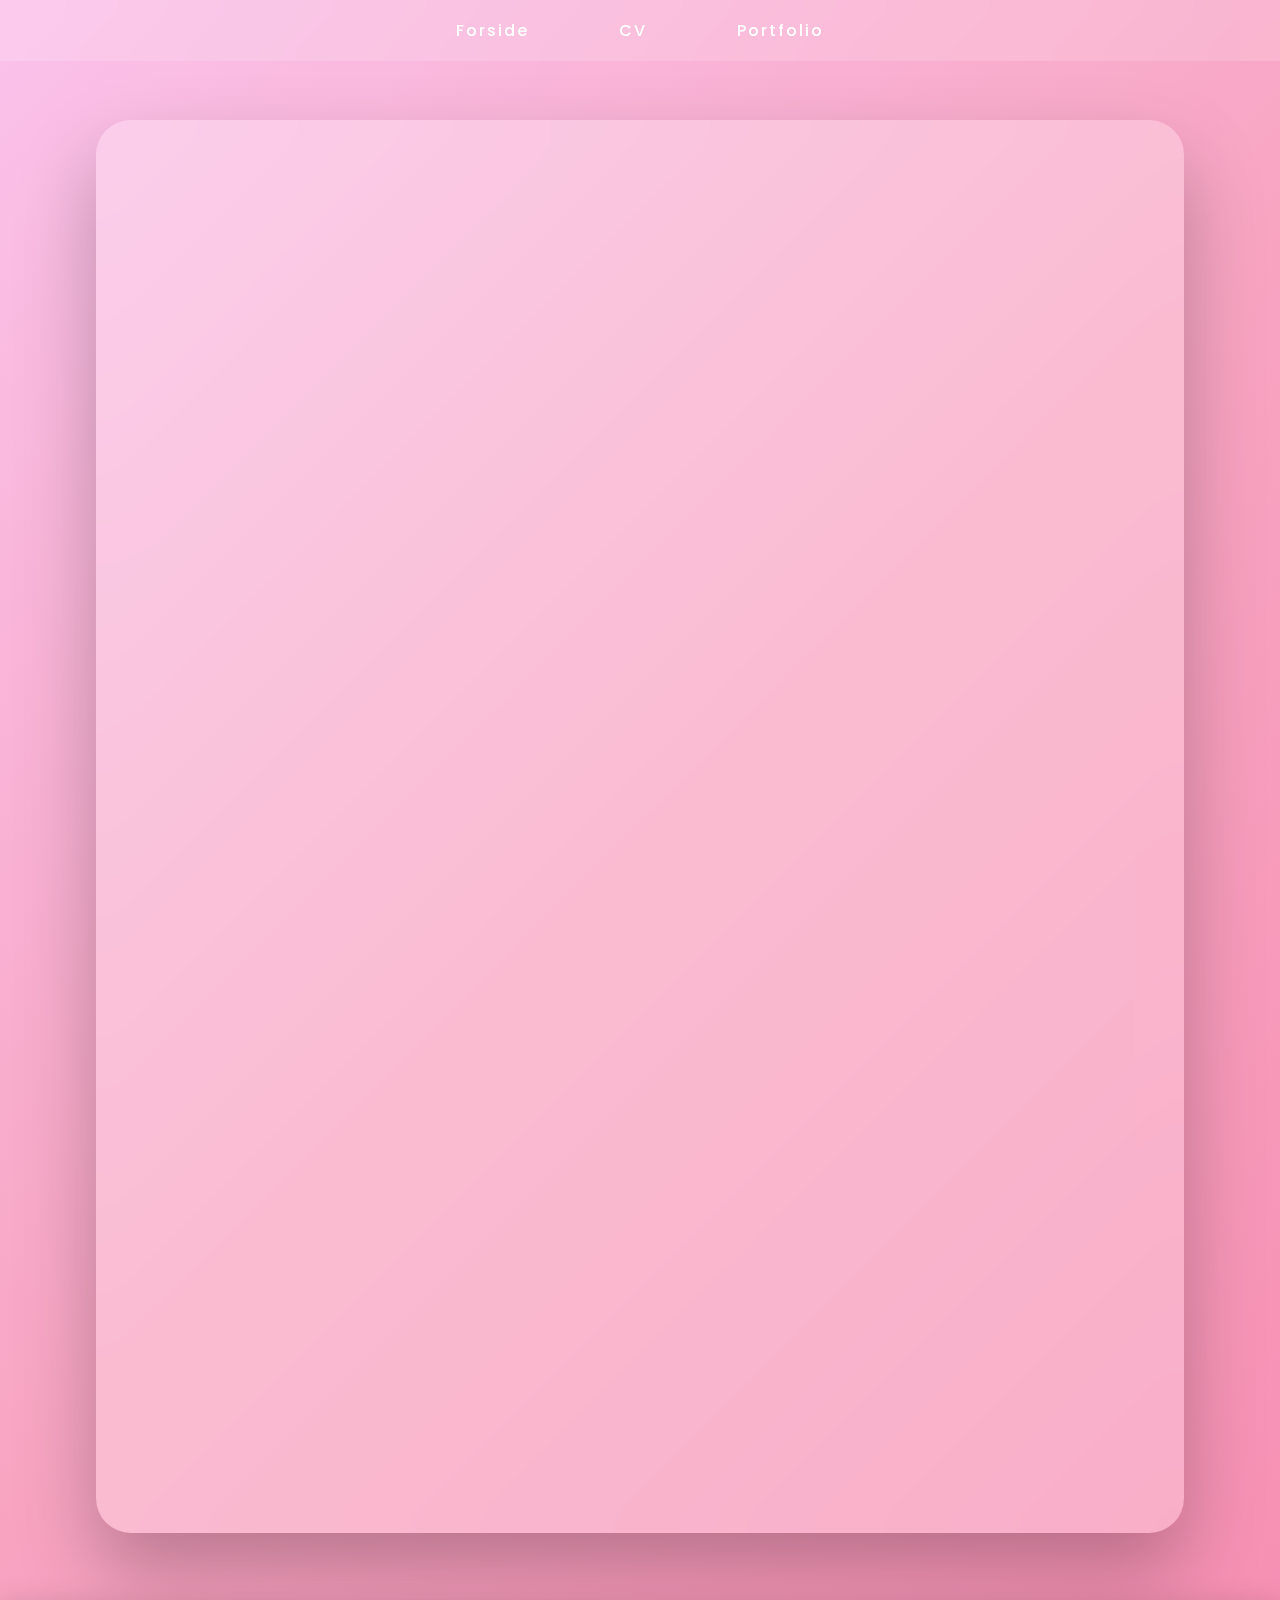
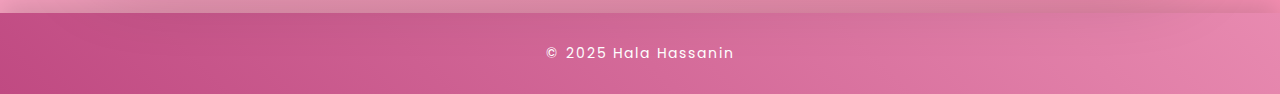
<file: index.html>
<!DOCTYPE html>
<html lang="da">
<head>
    <meta charset="UTF-8">
    <title>Forside - Hala Hassanin</title>
    <link rel="stylesheet" href="styles.css">
</head>
<body>

<nav class="navbar">
    <ul>
        <li><a href="index.html">Forside</a></li>
        <li><a href="cv.html">CV</a></li>
        <li><a href="portfolio.html">Portfolio</a></li>
    </ul>
</nav>

<div class="cv-container">

    <div class="section" style="text-align: center;">
        <h1 style="font-size: 38px; letter-spacing: 6px; color: #c04a82;">
            HALA HASSANIN
        </h1>
    <div style="display: flex; justify-content: center; gap: 40px; margin-top: 30px; flex-wrap: wrap;">

    <img src="images/hala.jpg" 
         style="width: 220px; border-radius: 20px; box-shadow: 0 10px 25px rgba(0,0,0,0.15);">

    <img src="images/img_5217.jpg" 
         style="width: 220px; border-radius: 20px; box-shadow: 0 10px 25px rgba(0,0,0,0.15);">

</div>


        <p style="font-size: 18px; margin-top: 10px; color: #555;">
            Personlig profil • Professionel udvikling 
        </p>
    </div>

    <div class="section">
        <h2>Om Mig</h2>
       <p>
Jeg har over ét års erfaring fra kundeservice hos The Call Company, hvor jeg har arbejdet med forskellige kampagner for blandt andet Audionova, Dekra og Pilorom. Gennem dette arbejde har jeg opbygget stærke kommunikative kompetencer og stor erfaring med professionel kundedialog, behovsafdækning og håndtering af forskellige typer henvendelser.
</p>

<p>
Derudover har jeg arbejdet hos H&M fra juli 2023 til september 2024, hvor jeg har haft ansvar for kundeservice, vareopfyldning og butikspræsentation i et travlt og dynamisk miljø. Her har jeg udviklet min evne til at arbejde struktureret, samarbejde effektivt og skabe positive kundeoplevelser.
</p>

<p>
Jeg har også erfaring fra Normal, hvor jeg har haft daglig fysisk kundekontakt. Her har jeg styrket min evne til at yde service ansigt-til-ansigt, håndtere forskellige problemstillinger og bevare overblik i pressede situationer. Samlet set har min erfaring gjort mig tryg ved både telefonisk og personlig kundekommunikation.
</p>

        <p>
            Denne hjemmeside fungerer som en præsentation af min baggrund, mine kompetencer 
            og mine fremtidige ambitioner.
        </p>
    </div>

    <div class="section">
        <h2>Mit Fokus</h2>
        <ul>
            <li>Professionel kundekommunikation – både telefonisk og fysisk</li>
            <li>Stærke relations- og samarbejdsevner</li>
            <li>Problemløsning og håndtering af forskellige kundetyper</li>
            <li>Ansvarlighed, struktur og kvalitetsbevidsthed</li>
            <li>Kontinuerlig faglig og personlig udvikling</li>
        </ul>

    </div>

</div>


</body>

<footer class="footer">
    © 2025 Hala Hassanin
</footer>

</html>
</file>
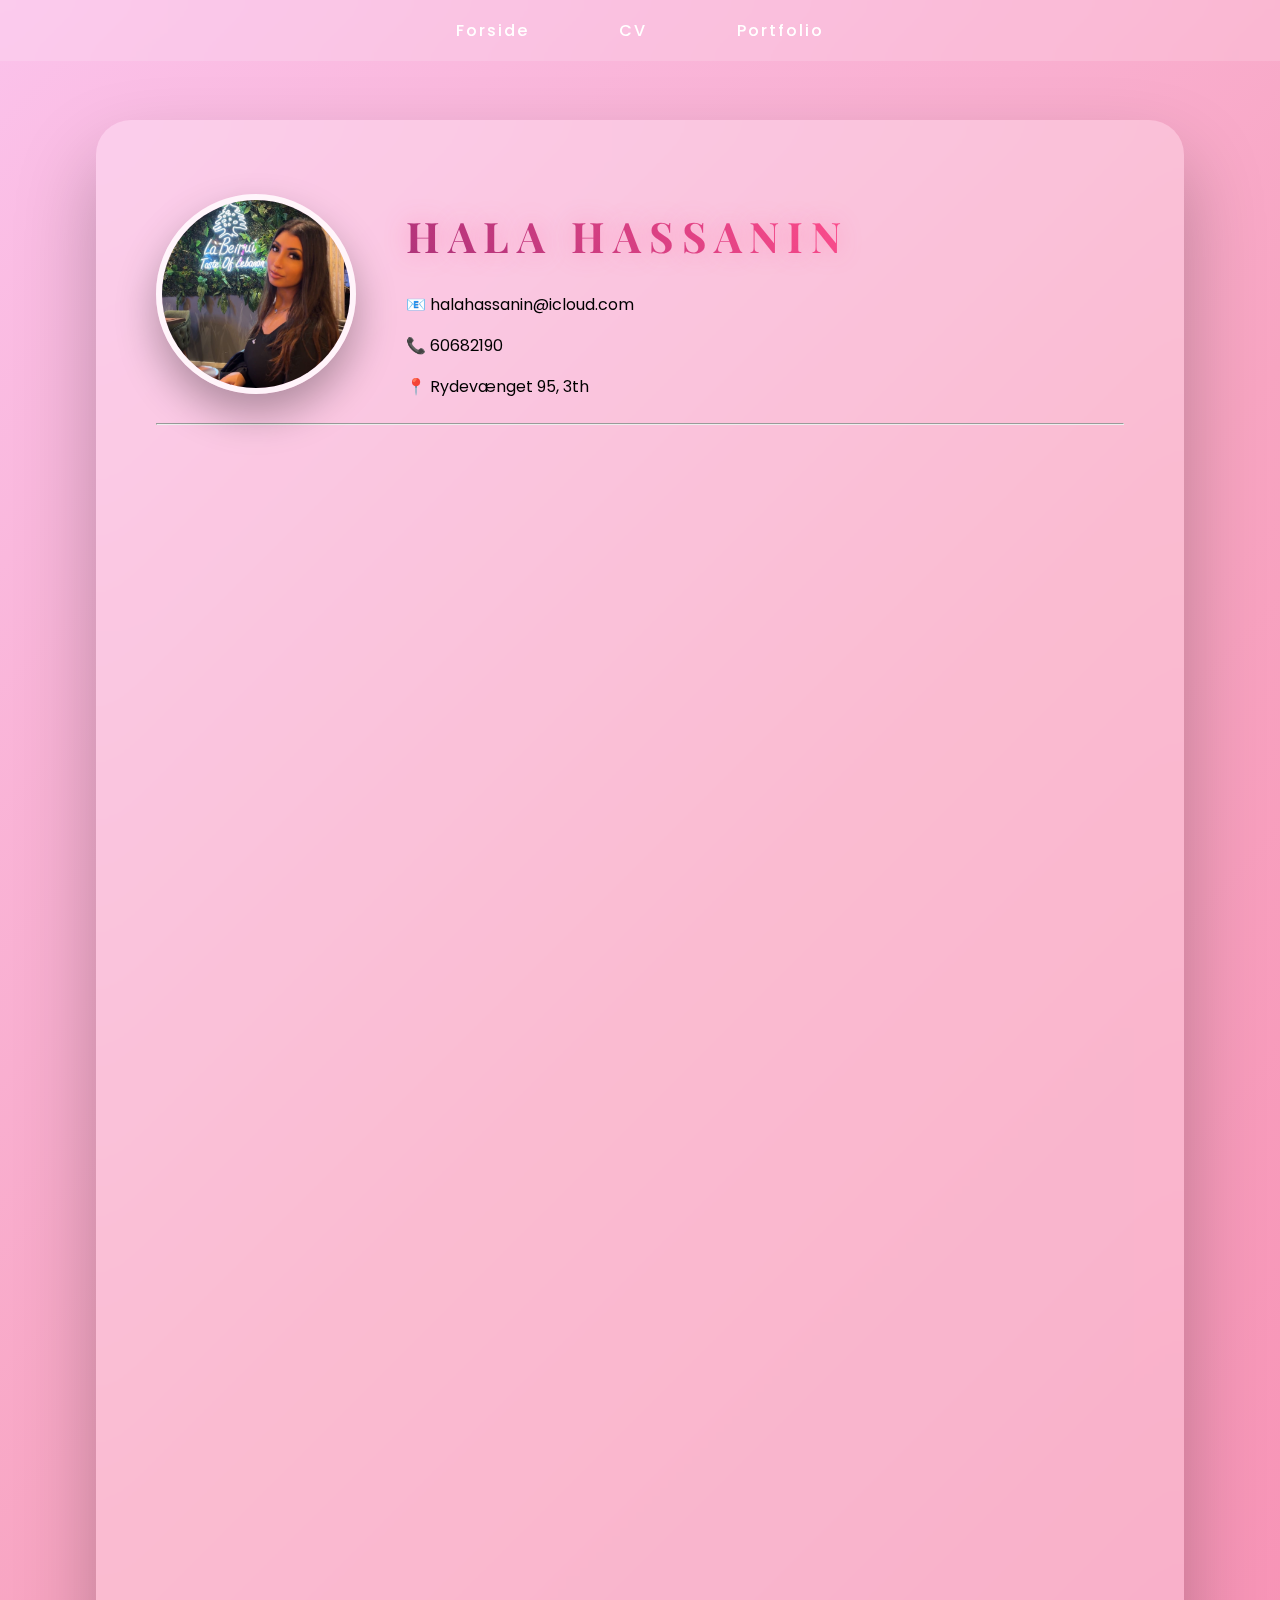
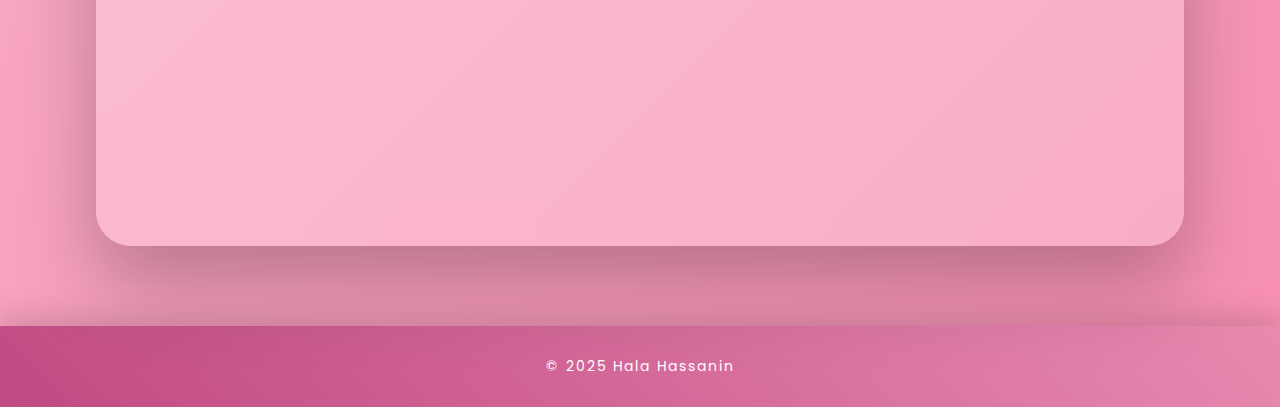
<file: cv.html>
<!DOCTYPE html>
<html lang="da">
<head>
    <meta charset="UTF-8">
    <title>CV - Hala Hassanin</title>
    <link rel="stylesheet" href="styles.css">
</head>
<body>

<nav class="navbar">
    <ul>
        <li><a href="index.html">Forside</a></li>
        <li><a href="cv.html">CV</a></li>
        <li><a href="portfolio.html">Portfolio</a></li>
    </ul>
</nav>

<div class="cv-container">

    <div class="header">
        <div class="profile-img">
            <img src="images/hala.jpg" alt="Hala Hassanin">
        </div>

        <div class="header-info">
            <h1>HALA HASSANIN</h1>

            <div class="contact">
                <p>📧 halahassanin@icloud.com</p>
                <p>📞 60682190</p>
                <p>📍 Rydevænget 95, 3th</p>
            </div>
        </div>
    </div>

    <hr>

    <div class="section">
        <h2>Profil</h2>
        <p>
            Jeg er en engageret og ansvarsbevidst 19-årig med en naturlig interesse for arbejdet med mennesker – særligt børn og unge. 
            Jeg motiveres af at skabe trygge og inkluderende rammer, hvor trivsel, udvikling og relationer er i fokus. 
            Med en positiv tilgang og stærke kommunikative evner arbejder jeg målrettet for at bidrage til et professionelt og omsorgsfuldt miljø.
        </p>
    </div>

    <div class="section">
        <h2>Uddannelse</h2>
        <p><strong>HF – Aarhus Akademi (2022–2024)</strong></p>
        <p>
            Gennemført HF med fokus på faglig udvikling, ansvarlighed og samarbejde. 
            Uddannelsen har styrket mine analytiske evner samt min evne til at arbejde selvstændigt og struktureret.
        </p>
    </div>

    <div class="section">
        <h2>Erhvervserfaring</h2>

        <h3>The Call Company – Kundeservicemedarbejder</h3>
        <p>
            Over ét års erfaring med professionel kundedialog gennem forskellige kampagner,
            herunder Audionova, Dekra og Pilorom. Har arbejdet målrettet med behovsafdækning,
            rådgivning og håndtering af forskellige kundetyper. Gennem arbejdet har jeg
            opbygget stærke kommunikative kompetencer, høj serviceforståelse samt evnen til
            at arbejde struktureret og resultatorienteret i et tempofyldt miljø.
        </p>

        <h3>Detailbranchen – Salgsassistent</h3>
        <p>
            Erfaring med daglig fysisk kundekontakt, hvor jeg har ydet service,
            vejledning og håndteret forskellige problemstillinger i butikken.
            Har udviklet stærke samarbejdsevner, fleksibilitet og evnen til at bevare
            overblik og professionalisme – også i travle situationer.
    </div>

    <div class="section">
        <h2>Kompetencer</h2>
        <ul>
            <li>Professionel og empatisk kommunikation</li>
            <li>Relationsskabelse og samarbejdsevner</li>
            <li>Ansvarsbevidst og stabil</li>
            <li>Struktureret og detaljeorienteret</li>
            <li>Konflikthåndtering og problemløsning</li>
            <li>Fleksibel og omstillingsparat</li>
        </ul>
    </div>

    <div class="section">
        <h2>Karrieremål</h2>
        <p>
            Mit mål er fortsat at udvikle mine kompetencer inden for kundeservice, kommunikation
            og relationsopbygning i en professionel sammenhæng. Jeg ønsker at arbejde i et
            miljø, hvor kvalitet, ansvarlighed og samarbejde er i fokus, og hvor jeg kan
            bidrage med engagement, struktur og en stærk serviceforståelse.
        </p>
    </div>

</div>

</body>

<footer class="footer">
    © 2025 Hala Hassanin
</footer>

</html>
</file>
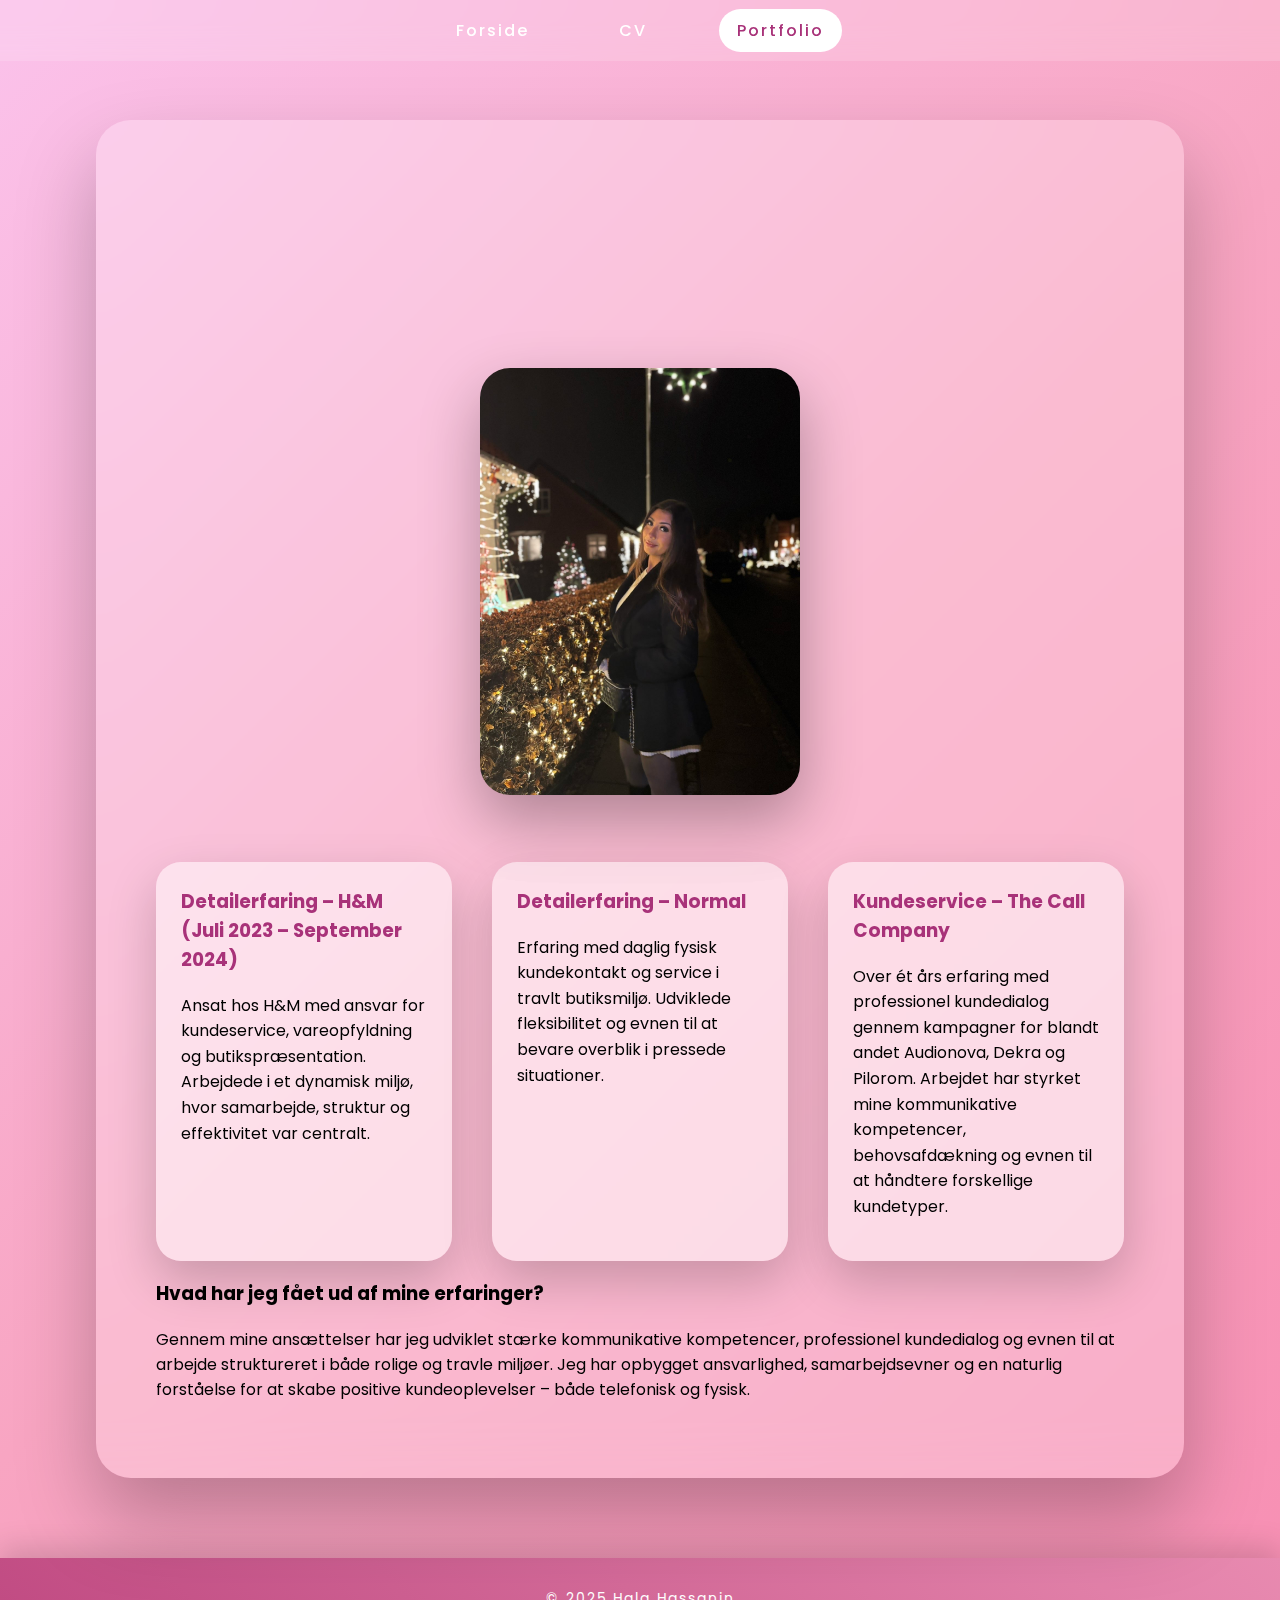
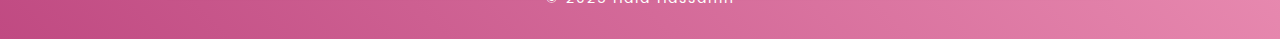
<file: portfolio.html>
<!DOCTYPE html>
<html lang="da">
<head>
    <meta charset="UTF-8">
    <meta name="viewport" content="width=device-width, initial-scale=1.0">
    <title>Portfolio - Hala Hassanin</title>
    <link rel="stylesheet" href="styles.css">
</head>

<body>

<nav class="navbar">
    <ul>
        <li><a href="index.html">Forside</a></li>
        <li><a href="cv.html">CV</a></li>
        <li><a href="portfolio.html" class="active">Portfolio</a></li>
    </ul>
</nav>

<div class="cv-container">

    <!-- Titel -->
    <div class="section" style="text-align: center;">
        <h1 style="letter-spacing: 8px;">PORTFOLIO</h1>
        <p style="opacity: 0.8; margin-top: 10px;">
            Professionel erfaring og udvikling
        </p>
    </div>

    <!-- STORT BILLEDE ØVERST -->
    <div style="text-align: center; margin-top: 40px;">
        <img src="images/img_5215.jpg"
             style="width: 320px; border-radius: 30px;
                    box-shadow: 0 25px 60px rgba(0,0,0,0.3);
                    transition: 0.4s ease;">
    </div>

    <!-- 3 ARBEJDSPLADSER -->
    <div class="portfolio-grid">

        <div class="portfolio-card">
            <div class="card-content">
                <h3>Detailerfaring – H&M (Juli 2023 – September 2024)</h3>
                <p>
                    Ansat hos H&M med ansvar for kundeservice, vareopfyldning
                    og butikspræsentation. Arbejdede i et dynamisk miljø,
                    hvor samarbejde, struktur og effektivitet var centralt.
                </p>
            </div>
        </div>

        <div class="portfolio-card">
            <div class="card-content">
                <h3>Detailerfaring – Normal</h3>
                <p>
                    Erfaring med daglig fysisk kundekontakt og service i
                    travlt butiksmiljø. Udviklede fleksibilitet og evnen
                    til at bevare overblik i pressede situationer.
                </p>
            </div>
        </div>

        <div class="portfolio-card">
            <div class="card-content">
                <h3>Kundeservice – The Call Company</h3>
                <p>
                    Over ét års erfaring med professionel kundedialog gennem
                    kampagner for blandt andet Audionova, Dekra og Pilorom.
                    Arbejdet har styrket mine kommunikative kompetencer,
                    behovsafdækning og evnen til at håndtere forskellige kundetyper.
                </p>
            </div>
        </div>

    </div>

    <!-- SAMMENFATNING -->
    <div class="experience-summary">
        <h3>Hvad har jeg fået ud af mine erfaringer?</h3>
        <p>
            Gennem mine ansættelser har jeg udviklet stærke kommunikative
            kompetencer, professionel kundedialog og evnen til at arbejde
            struktureret i både rolige og travle miljøer. Jeg har opbygget
            ansvarlighed, samarbejdsevner og en naturlig forståelse for
            at skabe positive kundeoplevelser – både telefonisk og fysisk.
        </p>
    </div>

</div>

<footer class="footer">
    © 2025 Hala Hassanin
</footer>

</body>
</html>
</file>
<file: styles.css>
/* Google Fonts */
@import url('https://fonts.googleapis.com/css2?family=Playfair+Display:wght@600;700&family=Poppins:wght@300;400;500;600&display=swap');

* {
    box-sizing: border-box;
    scroll-behavior: smooth;
}

body {
    margin: 0;
    font-family: 'Poppins', sans-serif;
    background: linear-gradient(135deg, #fbc2eb, #f8a5c2, #f78fb3);
    min-height: 100vh;
    overflow-x: hidden;
}


/* ===== NAVBAR ===== */

.navbar {
    position: fixed;
    width: 100%;
    top: 0;
    backdrop-filter: blur(15px);
    background: rgba(255, 255, 255, 0.15);
    padding: 18px 0;
    text-align: center;
    z-index: 1000;
    transition: 0.3s;
}

.navbar ul {
    list-style: none;
    margin: 0;
    padding: 0;
}

.navbar ul li {
    display: inline-block;
    margin: 0 25px;
}

.navbar ul li a {
    text-decoration: none;
    color: white;
    font-weight: 500;
    letter-spacing: 2px;
    padding: 10px 18px;
    border-radius: 30px;
    transition: all 0.3s ease;
}

.navbar ul li a:hover {
    background: rgba(255, 255, 255, 0.3);
    transform: translateY(-3px);
}

.navbar ul li a.active {
    background: white;
    color: #a83279;
}


/* ===== CONTAINER ===== */

.cv-container {
    width: 85%;
    max-width: 1100px;
    margin: 120px auto 60px auto;
    padding: 60px;
    border-radius: 35px;
    background: rgba(255, 255, 255, 0.25);
    backdrop-filter: blur(25px);
    box-shadow: 0 40px 80px rgba(0,0,0,0.25);
    animation: fadeUp 1s ease;
}


/* ===== ANIMATION ===== */

@keyframes fadeUp {
    from {
        opacity: 0;
        transform: translateY(60px);
    }
    to {
        opacity: 1;
        transform: translateY(0);
    }
}


/* ===== HEADER ===== */

.header {
    display: flex;
    align-items: center;
    gap: 50px;
    flex-wrap: wrap;
}

.profile-img img {
    width: 200px;
    height: 200px;
    object-fit: cover;
    border-radius: 50%;
    border: 6px solid rgba(255,255,255,0.8);
    box-shadow: 0 20px 40px rgba(0,0,0,0.3);
    transition: transform 0.5s ease;
}

.profile-img img:hover {
    transform: scale(1.08) rotate(2deg);
}

.header-info h1 {
    font-family: 'Playfair Display', serif;
    font-size: 42px;
    letter-spacing: 8px;
    background: linear-gradient(45deg, #a83279, #ff4e8d);
    -webkit-background-clip: text;
    -webkit-text-fill-color: transparent;
    text-shadow: 0 0 25px rgba(255, 78, 141, 0.4);
}


/* ===== SECTIONS ===== */

.section {
    margin-top: 50px;
    opacity: 0;
    transform: translateY(40px);
    animation: sectionFade 1s forwards;
    animation-delay: 0.4s;
}

@keyframes sectionFade {
    to {
        opacity: 1;
        transform: translateY(0);
    }
}

.section h2 {
    font-family: 'Playfair Display', serif;
    font-size: 28px;
    color: #a83279;
    margin-bottom: 20px;
}

.section p {
    line-height: 1.8;
    font-size: 16px;
}

ul {
    padding-left: 20px;
}

li {
    margin-bottom: 8px;
}


/* ===== IMAGE GRID ===== */

.image-grid {
    display: flex;
    gap: 35px;
    justify-content: center;
    flex-wrap: wrap;
    margin-top: 40px;
}

.image-grid img {
    width: 270px;
    border-radius: 25px;
    box-shadow: 0 20px 50px rgba(0,0,0,0.3);
    transition: all 0.5s ease;
}

.image-grid img:hover {
    transform: translateY(-15px) scale(1.05);
    box-shadow: 0 35px 70px rgba(0,0,0,0.4);
}


/* ===== PORTFOLIO GRID ===== */

.portfolio-grid {
    display: grid;
    grid-template-columns: repeat(auto-fit, minmax(280px, 1fr));
    gap: 40px;
    margin-top: 60px;
}

.portfolio-card {
    background: rgba(255, 255, 255, 0.35);
    backdrop-filter: blur(15px);
    border-radius: 25px;
    overflow: hidden;
    box-shadow: 0 20px 50px rgba(0,0,0,0.2);
    transition: all 0.4s ease;
}

.portfolio-card:hover {
    transform: translateY(-10px);
    box-shadow: 0 30px 60px rgba(0,0,0,0.3);
}

.portfolio-card img {
    width: 100%;
    height: 250px;
    object-fit: cover;
}

.card-content {
    padding: 25px;
}

.card-content h3 {
    margin-top: 0;
    color: #a83279;
}

.card-content p {
    line-height: 1.6;
}


/* ===== FOOTER ===== */

.footer {
    text-align: center;
    padding: 30px;
    margin-top: 80px;
    font-size: 14px;
    color: #fff;
    background: linear-gradient(45deg, #c04a82, #e88ab0);
    letter-spacing: 2px;
    box-shadow: 0 -10px 30px rgba(0,0,0,0.15);
}


/* ===== MOBILE RESPONSIVE ===== */

@media (max-width: 768px) {

    .header {
        flex-direction: column;
        text-align: center;
    }

    .cv-container {
        width: 95%;
        padding: 25px;
        margin: 100px auto 40px auto;
    }

    .navbar {
        padding: 10px 0;
        background: rgba(255,255,255,0.25);
    }

    .navbar ul {
        display: flex;
        justify-content: center;
        gap: 15px;
    }

    .navbar ul li {
        display: inline-block;
        margin: 0;
    }

    .navbar ul li a {
        font-size: 14px;
        padding: 6px 12px;
    }

    .image-grid img {
        width: 100%;
    }

    .portfolio-card img {
        width: 100%;
        height: auto;
        display: block;
    }

}
</file>
